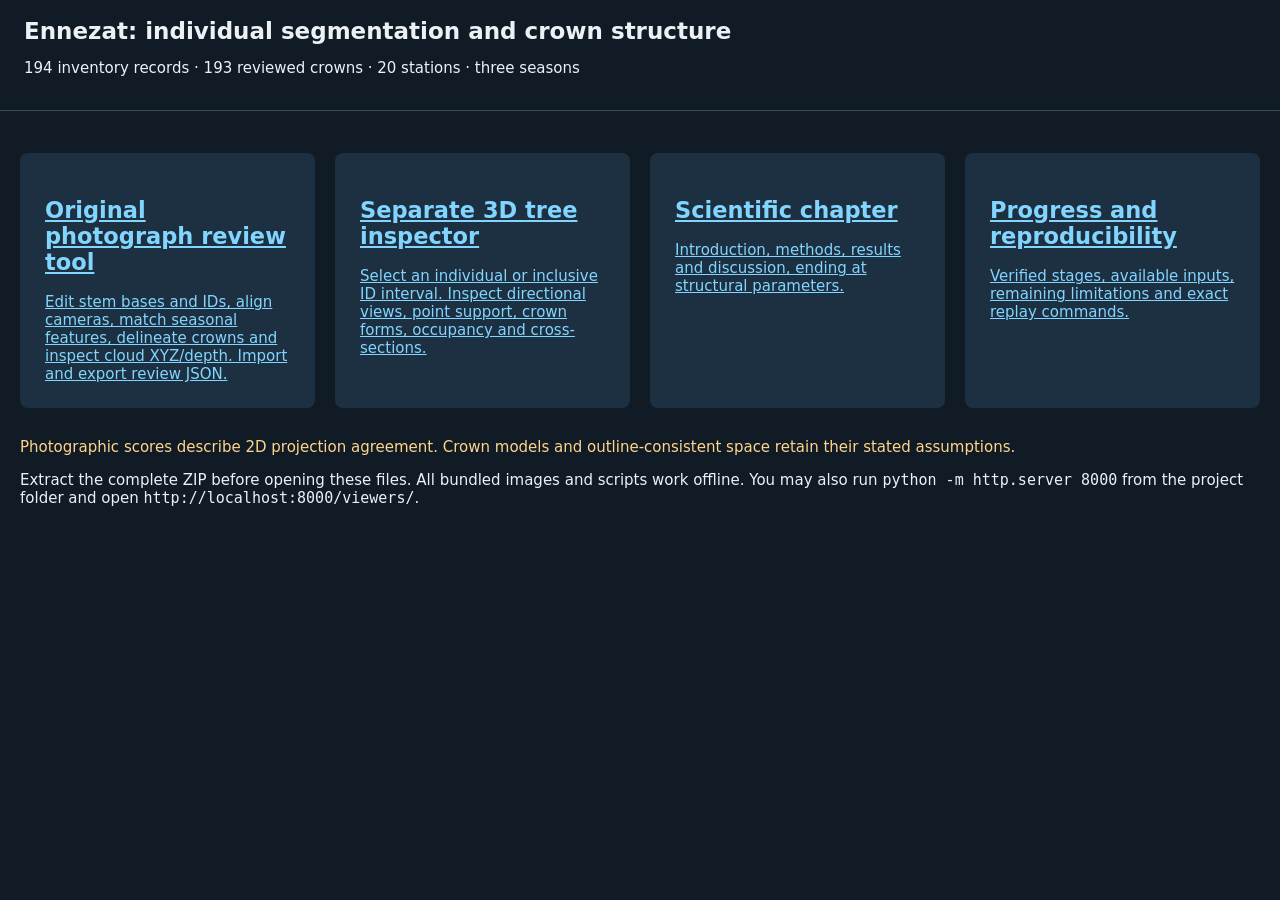
<file: src/hedgeseg/viewers/templates/index.html>
<!doctype html><html lang="en"><meta charset="utf-8"><title>Ennezat — Chapter 2</title><link rel="stylesheet" href="style.css"><body><header><h1>Ennezat: individual segmentation and crown structure</h1><p>194 inventory records · 193 reviewed crowns · 20 stations · three seasons</p></header><main><div class="cards"><a class="card" href="review_full_hedgerow.html"><h2>Original photograph review tool</h2>Edit stem bases and IDs, align cameras, match seasonal features, delineate crowns and inspect cloud XYZ/depth. Import and export review JSON.</a><a class="card" href="inspect_trees_3D.html"><h2>Separate 3D tree inspector</h2>Select an individual or inclusive ID interval. Inspect directional views, point support, crown forms, occupancy and cross-sections.</a><a class="card" href="../report/Ennezat_Report.html"><h2>Scientific chapter</h2>Introduction, methods, results and discussion, ending at structural parameters.</a><a class="card" href="../RECOVERY_STATUS.md"><h2>Progress and reproducibility</h2>Verified stages, available inputs, remaining limitations and exact replay commands.</a></div><p class="warning">Photographic scores describe 2D projection agreement. Crown models and outline-consistent space retain their stated assumptions.</p><p>Extract the complete ZIP before opening these files. All bundled images and scripts work offline. You may also run <code>python -m http.server 8000</code> from the project folder and open <code>http://localhost:8000/viewers/</code>.</p></main></body></html>
</file>
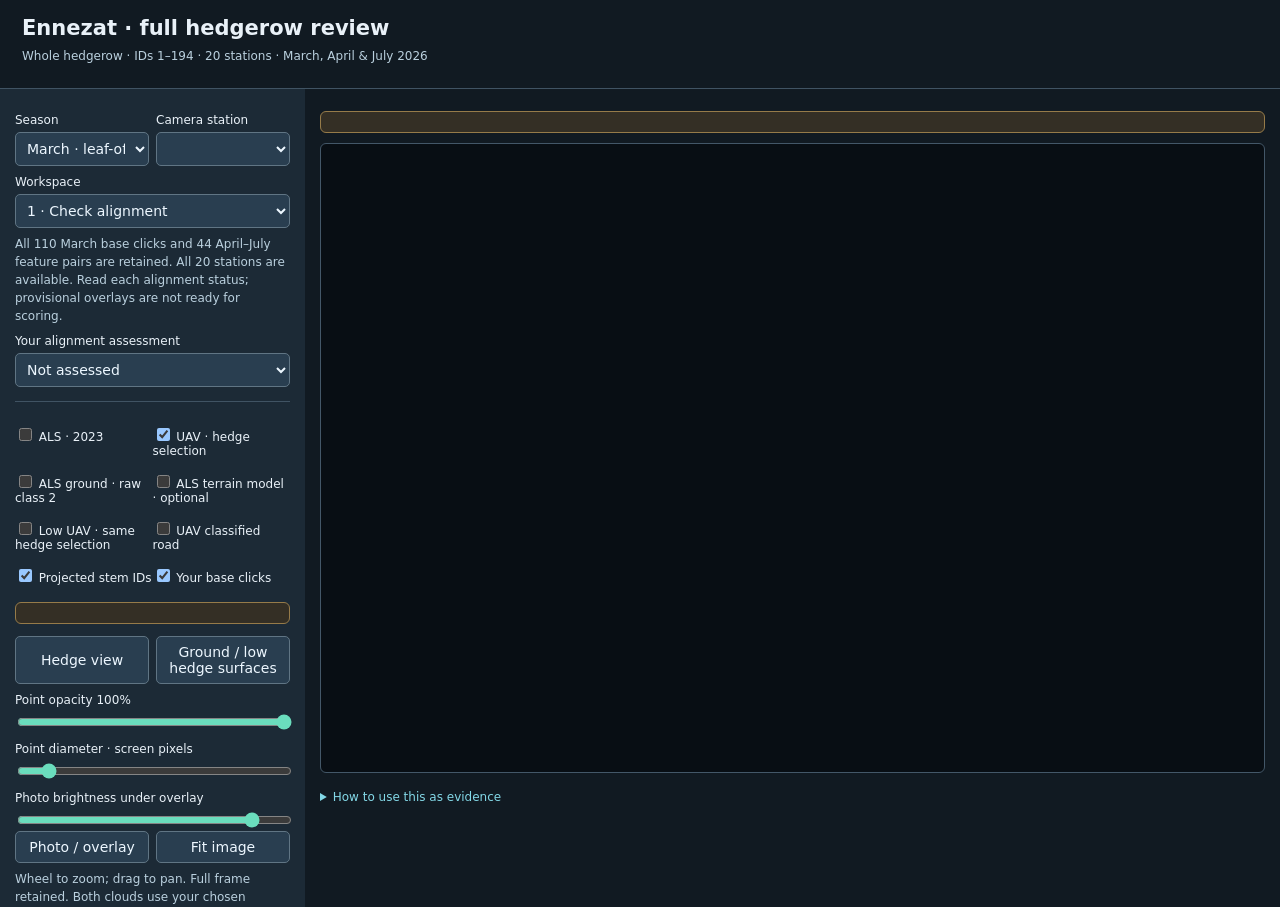
<file: src/hedgeseg/viewers/templates/review_original.html>
<!doctype html><html lang="en"><head><meta charset="utf-8"><meta name="viewport" content="width=device-width,initial-scale=1"><title>Ennezat seasonal crown review</title><style>
:root{font:14px system-ui,sans-serif;color:#e9f1f8;background:#111a22;color-scheme:dark}*{box-sizing:border-box}body{margin:0}header{padding:16px 22px;border-bottom:1px solid #405363}h1{font-size:21px;margin:0 0 5px}.hint{font-size:12px;line-height:1.5;color:#bad0de;margin:7px 0}main{display:grid;grid-template-columns:305px minmax(0,1fr)}aside{background:#1c2a36;padding:15px;height:calc(100vh - 82px);overflow:auto}.work{padding:15px;min-width:0}section{padding-bottom:14px;margin-bottom:14px;border-bottom:1px solid #405363}label{display:block;font-size:12px;margin:9px 0 5px}button,input,select{font:inherit}button,select,input[type=number],input[type=text]{background:#293e50;color:#edf7ff;border:1px solid #607584;border-radius:5px;padding:7px;max-width:100%}select,input[type=number],input[type=text]{width:100%}button{cursor:pointer}button:hover{background:#3c5d70}button:disabled{opacity:.4;cursor:default}input[type=range]{width:100%;accent-color:#6addbd}.row{display:flex;gap:7px}.row>*{flex:1;min-width:0}.checks{display:grid;grid-template-columns:1fr 1fr}.notice{padding:10px;border:1px solid #967b49;background:#342f25;color:#f4dcaa;border-radius:6px;font-size:12px;line-height:1.5}.stage{height:70vh;background:#080e14;border:1px solid #435768;border-radius:6px;overflow:hidden;touch-action:none}canvas{width:100%;height:100%;display:block;touch-action:none;cursor:crosshair}.twoview{display:grid;grid-template-columns:1fr 1fr;gap:9px}.twoview .stage{height:64vh}.primary{background:#246a5e}.wide{width:100%}details{font-size:12px;line-height:1.5}summary{cursor:pointer;color:#83d8e7}#items,#tieItems{height:90px}#message{color:#ffdc96;min-height:20px}#saveState{color:#7be8c9}[hidden]{display:none!important}@media(max-width:850px){main{grid-template-columns:1fr}.work{order:-1}aside{height:auto}.stage{height:60vh}.twoview .stage{height:42vh}}
</style></head><body><header><h1>Ennezat · full hedgerow review</h1><div class="hint">Whole hedgerow · IDs 1–194 · 20 stations · March, April & July 2026</div></header><main><aside>
<section><div class="row"><div><label for="season">Season</label><select id="season"><option value="march">March · leaf-off</option><option value="april">April · transition</option><option value="july">July · leaf-on</option></select></div><div><label for="station">Camera station</label><select id="station"></select></div></div><label for="mode">Workspace</label><select id="mode"><option value="alignment">1 · Check alignment</option><option value="reference">2 · Draw photo reference</option><option value="compare">3 · Compare six methods</option><option value="ties">Photo correspondences · April / July</option></select><p class="hint">All 110 March base clicks and 44 April–July feature pairs are retained. All 20 stations are available. Read each alignment status; provisional overlays are not ready for scoring.</p><label for="alignmentReview">Your alignment assessment</label><select id="alignmentReview"><option value="unreviewed">Not assessed</option><option value="visually_plausible">Looks plausible in this view</option><option value="needs_fix">Needs adjustment</option><option value="unusable">Photo unusable</option></select></section>
<section id="overlayControls"><div class="checks"><label><input id="als" type="checkbox"> ALS · 2023</label><label><input id="uav" type="checkbox" checked> UAV · hedge selection</label><label hidden><input id="uavShift" type="checkbox" disabled> No additional UAV correction</label><label><input id="ground" type="checkbox"> ALS ground · raw class 2</label><label><input id="terrain" type="checkbox"> ALS terrain model · optional</label><label><input id="uav_low" type="checkbox"> Low UAV · same hedge selection</label><label><input id="road" type="checkbox"> UAV classified road</label><label><input id="stems" type="checkbox" checked> Projected stem IDs</label><label><input id="controls" type="checkbox" checked> Your base clicks</label></div><p id="registrationState" class="notice"></p><div class="row"><button id="presetHedge">Hedge view</button><button id="presetGround">Ground / low hedge surfaces</button></div><label for="opacity">Point opacity <span id="opacityText">100%</span></label><input id="opacity" type="range" min="0" max="100" value="100"><label for="pointSize">Point diameter · screen pixels</label><input id="pointSize" type="range" min="1" max="12" step=".5" value="2"><label for="photoOpacity">Photo brightness under overlay</label><input id="photoOpacity" type="range" min="20" max="100" value="90"><div class="row"><button id="photoOnly">Photo / overlay</button><button id="resetView">Fit image</button></div><p class="hint">Wheel to zoom; drag to pan. Full frame retained. Both clouds use your chosen opacity and dark point borders.</p><div id="methodControls" hidden><label for="method">Method</label><select id="method"></select><label for="tree">Tree filter</label><select id="tree"><option value="0">All points</option></select><label for="assignment">Assignments</label><select id="assignment"><option value="label">Accepted · unassigned grey</option><option value="candidate">Best candidates · includes weak guesses</option></select><p class="hint" id="methodWhy"></p><details><summary>Field information used</summary><p id="inventory"></p><p>No field HCB, HLCE, upper-tree Htot, species, DBH or trunk count controls these six point assignments.</p></details></div></section>
<section id="annotationControls"><label for="tool">Drawing tool</label><select id="tool"><option value="pan">Inspect / pan</option><option value="pick_id">Pick a projected tree ID</option><option value="visible_ground_base">Place a base observation</option><option value="visible_crown">Draw visible crown outline</option><option value="draft_box">Draft crown from a box</option><option value="uncertain_overlap">Draw uncertain region</option><option value="edit">Select / move vertices</option></select><div class="row"><div><label for="gpsID">GPS ID</label><input id="gpsID" type="number" min="1" max="194" value="95"></div><div><label for="certainty">Certainty</label><select id="certainty"><option value="certain">Confident</option><option value="uncertain">Uncertain</option></select></div></div><label for="note">Note</label><input id="note" type="text" placeholder="e.g. base hidden / crown clipped by frame"><label><input id="showMask" type="checkbox"> Show photo foreground helper</label><p class="hint">Supplied cloud coordinates are preserved. Low UAV is a subset of the main hedge selection; outside-hedge low surfaces are excluded. Yellow ALS ground and road are separate context layers.</p><p class="hint">Choose Pick a projected tree ID and click its white stem marker, or enter the GPS ID. Then drag a box around the visible crown. Box assistance works in every season. Yellow means foreground, not one tree. Neighbours, people or grass can be included. Check clipping, edit the vertices and mark the draft reviewed.</p><div class="row"><button id="finish">Finish outline</button><button id="cancelDraft">Cancel draft</button></div><label for="items">Observations in this photograph</label><select id="items" size="4"></select><div class="row"><button id="updateItem">Apply ID / note</button><button id="approve">Mark reviewed</button></div><div class="row" style="margin-top:7px"><button id="deleteItem">Delete selected</button><button id="undo">Undo edit</button></div><p class="hint">Orange edge markers show projected stem bases just outside the frame; their true coordinates are retained and are not observed ground clicks. Select an item, choose Edit, then drag a vertex. A base correction is saved for a subsequent camera refit; the camera does not change live here.</p></section>
<section id="tieControls" hidden><p class="hint">Find the same fixed detail in April and July: bark mark, branch fork or trunk corner. Click it on the left, then on the right. You do not need its measured height or tree ID. Avoid leaves, grass, people and clouds.</p><label for="suggestion">Automatic suggestion</label><select id="suggestion"></select><button id="loadSuggestion">Show suggestion</button><p class="hint">Suggestions may be wrong. Check both crosses; click to correct either. Aim for 6–8 clear pairs spread across the image and, where possible, at different heights. Save fewer if that is all you can identify.</p><label for="tieNote">Feature description</label><input id="tieNote" type="text" placeholder="e.g. fork on left trunk"><div class="row"><button id="saveTie" class="primary">Confirm pair</button><button id="clearTie">Clear pair</button></div><label for="tieItems">Saved pairs at this station</label><select id="tieItems" size="4"></select><button id="deleteTie">Delete selected pair</button><p class="hint">Your 44 confirmed pairs at stations 24–28 are preserved. Elsewhere suggestions are unconfirmed. Editing or adding a pair needs a later camera refit; it does not update live.</p></section>
<section><button id="export" class="wide primary">Download review JSON</button><label for="importFile">Resume from saved JSON</label><input id="importFile" type="file" accept=".json,application/json" style="width:100%;font-size:11px"><p id="saveState" class="hint"></p><p class="hint">Browser autosave is used when available. Download the JSON as your portable backup and send it back for the next fit.</p><p id="message" class="hint" role="status"></p></section></aside>
<div class="work"><div id="singleView"><strong id="frameTitle"></strong><p id="frameSubtitle" class="hint"></p><div id="quality" class="notice"></div><div class="stage" id="canvasbox" style="margin-top:10px"><canvas id="view" aria-label="Photograph and optional cloud"></canvas></div><p id="metric" class="hint"></p><p id="counts" class="hint"></p></div><div id="pairedView" hidden><div class="notice">April on the left · July on the right. Zoom each photo separately. Click the same fixed feature in both; no measured vertical landmark is required.</div><div class="twoview"><div><p id="leftTitle" class="hint"></p><div class="stage" id="leftbox"><canvas id="leftView"></canvas></div></div><div><p id="rightTitle" class="hint"></p><div class="stage" id="rightbox"><canvas id="rightView"></canvas></div></div></div></div><details style="margin-top:15px"><summary>How to use this as evidence</summary><p>Check alignment, then draw visible crown parts with method colours hidden. Mark ambiguous regions separately. After drawing, compare the six frozen segmentations. Each photo uses one camera for every method.</p><p>A photograph is a partial visible reference. Points behind another crown are still projected here; there is no reliable visibility filter. Falling inside a polygon does not establish 3D tree ownership. ALS dates from February 2023; photos date from 2026. Growth, pruning, wind, foliage and sampling also matter.</p><p>Camera centres and the roughly 1.5 m camera height remain approximate. Matching errors measure relative photo agreement, not independent 3D accuracy. Draw references without method colours; earlier exposure cannot be undone, and further method exposure is recorded here. No crown accuracy or winning method is claimed.</p></details></div></main>
<script id="payload" type="application/json">__PAYLOAD__</script><script>
'use strict';const DATA=JSON.parse(document.getElementById('payload').textContent),$=id=>document.getElementById(id),copy=x=>JSON.parse(JSON.stringify(x));
function unpack(s,T){const b=atob(s),a=new Uint8Array(b.length);for(let i=0;i<b.length;i++)a[i]=b.charCodeAt(i);return new T(a.buffer);}
for(const m of DATA.methods)for(const s of ['als','uav'])for(const k of ['label','candidate'])DATA.labels[m.name][s][k]=unpack(DATA.labels[m.name][s][k],Uint16Array);
for(const f of DATA.frames){for(const s of ['als','uav','ground','terrain','uav_low','uav_low_adjusted','road','road_adjusted']){f[s].index=unpack(f[s].index,Uint32Array);f[s].uv=unpack(f[s].uv,Float32Array);}if(f.uav_adjusted){f.uav_adjusted.index=unpack(f.uav_adjusted.index,Uint32Array);f.uav_adjusted.uv=unpack(f.uav_adjusted.uv,Float32Array);}f.foreground.raw=unpack(f.foreground.bits,Uint8Array);}
for(let n=15;n<=34;n++)$('station').add(new Option('Station '+n,n));$('station').value='24';$('season').value='july';for(const m of DATA.methods)$('method').add(new Option(m.name,m.name));$('method').value='T_none';for(let n=1;n<=194;n++)$('tree').add(new Option('Tree '+n,n));
const initial=copy(DATA.initial_confirmations),STORAGE=DATA.version,canvas=$('view'),ctx=canvas.getContext('2d'),colour=id=>DATA.colours[id]||'#bbb';
let annotations=copy(initial.annotations),ties=copy(initial.tie_points||[]),reviews=copy(initial.alignment_reviews||{}),exposure=copy(initial.method_exposure||{}),history={},selected=null,pending=null,frame,photo,maskImage,scale=1,zoom=1,ox=0,oy=0,dpr=1,drag=null,hidden=false,queued=false,token=0,pairs={},pairDraft={left:null,right:null,origin:'manual'};
const uid=()=>`review-${Date.now()}-${Math.random().toString(36).slice(2,9)}`,isBase=a=>['visible_ground_base','stem_base'].includes(a.type||a.kind),say=t=>$('message').textContent=t;
function bundle(){return {...copy(initial),schema:'ennezat-seasonal-review-v3',tool_version:10,point_selection:copy(DATA.point_selection),calibration_version:DATA.version,created_utc:new Date().toISOString(),annotations:copy(annotations),tie_points:copy(ties),alignment_reviews:copy(reviews),method_exposure:copy(exposure),previous_method_exposure_unknown:true,absolute_3d_accuracy_validated:false,registration_preview:DATA.road_registration_diagnostic,registration_applied_in_view:false,uav_z_shift_m:0,ground_layer:$('ground').checked?'ALS actual class-2 returns':'off',display_state:displayState(),seasonal_camera_fit_summary:DATA.frames.filter(f=>f.season==='july').map(f=>f.camera),original_annotations_sha256:DATA.original_annotations_sha256};}
function restoreDisplayState(s){const b=s?.display_state;$('uavShift').checked=false;if(b?.layers)for(const k of ['als','uav','ground','terrain','uav_low','road','stems','controls'])if(typeof b.layers[k]==='boolean')$(k).checked=b.layers[k];}
function persist(){try{localStorage.setItem(STORAGE,JSON.stringify(bundle()));$('saveState').textContent=`Saved in browser · ${annotations.length} observations · ${ties.length} pairs`;}catch{$('saveState').textContent='Browser autosave unavailable; download JSON before closing.';}}
try{const s=JSON.parse(localStorage.getItem(STORAGE)||'null');if(s&&Array.isArray(s.annotations)){annotations=s.annotations;ties=s.tie_points||[];reviews=s.alignment_reviews||{};exposure=s.method_exposure||{};restoreDisplayState(s);}}catch{}
function localItems(){return annotations.filter(a=>a.photo_id===frame.id);}function checkpoint(){(history[frame.id]??=[]).push(copy(localItems()));if(history[frame.id].length>40)history[frame.id].shift();}
function refresh(){const e=$('items');e.innerHTML='';for(const a of localItems())e.add(new Option(`${a.gpsID} · ${isBase(a)?'base':a.type||a.kind}${a.reviewed?' · reviewed':''}`,a.uid));e.value=selected||'';const a=annotations.find(a=>a.uid===selected);if(a){$('gpsID').value=a.gpsID;$('note').value=a.note||'';$('certainty').value=a.certainty==='uncertain'?'uncertain':'certain';}for(const k of ['updateItem','approve','deleteItem'])$(k).disabled=!a;}
function changed(){refresh();persist();queue();}function queue(){if(!queued){queued=true;requestAnimationFrame(()=>{queued=false;draw();drawPair('left');drawPair('right');});}}
function fit(){if(!frame)return;zoom=1;scale=Math.min(canvas.width/frame.native_width,canvas.height/frame.native_height);ox=(canvas.width-frame.native_width*scale)/2;oy=(canvas.height-frame.native_height*scale)/2;queue();}
function resize(){dpr=Math.min(window.devicePixelRatio||1,2);const b=$('canvasbox').getBoundingClientRect();if(b.width&&b.height){canvas.width=b.width*dpr;canvas.height=b.height*dpr;fit();}for(const s of ['left','right'])fitPair(s);}
function at(e){const b=canvas.getBoundingClientRect();return [((e.clientX-b.left)*dpr-ox)/scale,((e.clientY-b.top)*dpr-oy)/scale];}function inside(p,f=frame){return p&&p[0]>=0&&p[1]>=0&&p[0]<f.native_width&&p[1]<f.native_height;}
function cloudVisible(){return !hidden&&!!frame?.camera&&!['reference','ties'].includes($('mode').value);}
function textLabel(c,t,x,y,u,col){c.font=`${12*u}px system-ui`;c.textAlign='center';c.fillStyle='#102030dd';c.fillRect(x-(t.length*4+5)*u,y-12*u,(t.length*8+10)*u,17*u);c.fillStyle=col;c.fillText(t,x,y);}
function drawAnno(a,draft,u){if(!a.uv?.length)return;const active=a.uid===selected,uncertain=(a.type||a.kind)==='uncertain_overlap',col=uncertain?'#ffac6d':a.reviewed?'#74ffb6':'#6deaff';ctx.strokeStyle=active?'#fff':col;ctx.lineWidth=(active?2.5:1.6)*u;ctx.setLineDash(draft||!a.reviewed&&!isBase(a)?[5*u,3*u]:[]);ctx.beginPath();if(isBase(a)){const [x,y]=a.uv[0];ctx.moveTo(x-6*u,y);ctx.lineTo(x+6*u,y);ctx.moveTo(x,y-6*u);ctx.lineTo(x,y+6*u);}else{ctx.moveTo(...a.uv[0]);for(const p of a.uv.slice(1))ctx.lineTo(...p);if(!draft){ctx.closePath();ctx.fillStyle=uncertain?'#ff993326':'#66ddff16';ctx.fill();}}ctx.stroke();ctx.setLineDash([]);if(active||draft)for(const p of a.uv){ctx.fillStyle='#fff';ctx.fillRect(p[0]-2.5*u,p[1]-2.5*u,5*u,5*u);}textLabel(ctx,String(a.gpsID)+(isBase(a)?' base':a.reviewed?' ✓':' draft'),a.uv[0][0],a.uv[0][1]-10*u,u,col);}
function draw(){ctx.setTransform(1,0,0,1,0,0);ctx.globalAlpha=1;ctx.fillStyle='#080e14';ctx.fillRect(0,0,canvas.width,canvas.height);if(!photo||!frame)return;ctx.setTransform(scale,0,0,scale,ox,oy);ctx.globalAlpha=cloudVisible()?+$('photoOpacity').value/100:1;ctx.drawImage(photo,0,0,frame.native_width,frame.native_height);ctx.globalAlpha=1;ctx.save();ctx.beginPath();ctx.rect(0,0,frame.native_width,frame.native_height);ctx.clip();const u=dpr/scale,diam=+$('pointSize').value*u,mode=$('mode').value;
if($('showMask').checked&&mode==='reference'&&maskImage){ctx.globalAlpha=.32;ctx.drawImage(maskImage,0,0,frame.native_width,frame.native_height);ctx.globalAlpha=1;}
if(cloudVisible())for(const s of ['terrain','ground','road','uav_low','uav','als']){if(!$(s).checked)continue;const p=frame[s],lab=['als','uav'].includes(s)?DATA.labels[$('method').value][s][$('assignment').value]:null;ctx.globalAlpha=+$('opacity').value/100;for(let j=0;j<p.count;j++){const id=lab?lab[p.index[j]]:0;if(mode==='compare'&&lab&&+$('tree').value&&id!==+$('tree').value)continue;const x=p.uv[2*j],y=p.uv[2*j+1];ctx.fillStyle='#080c10';ctx.fillRect(x-diam/2-u*.5,y-diam/2-u*.5,diam+u,diam+u);ctx.fillStyle=s==='ground'?'#f0d854':s==='terrain'?'#ffffff':s==='road'?'#5b9fff':s==='uav_low'?'#39dda5':mode==='compare'?colour(id):s==='als'?'#ff53c5':'#45ffb4';ctx.fillRect(x-diam/2,y-diam/2,diam,diam);}}
ctx.globalAlpha=1;if($('stems').checked)for(const s of frame.stems){if(mode==='compare'&&+$('tree').value&&s.gpsID!==+$('tree').value)continue;if(s.base_outside_frame){const x=s.label_u,y=s.label_v;ctx.strokeStyle='#ff9f43';ctx.lineWidth=2*u;ctx.beginPath();ctx.moveTo(x,y-7*u);ctx.lineTo(x-7*u,y+6*u);ctx.lineTo(x+7*u,y+6*u);ctx.closePath();ctx.stroke();textLabel(ctx,String(s.gpsID)+' ↧',x,y-11*u,u,'#ffb35c');}else{ctx.strokeStyle='#fff';ctx.lineWidth=u;ctx.beginPath();ctx.arc(s.u,s.v,5*u,0,Math.PI*2);ctx.stroke();textLabel(ctx,String(s.gpsID),s.u,s.v-14*u,u,'#fff');}}if($('controls').checked&&mode!=='compare')for(const c of frame.controls){ctx.strokeStyle='#ffe179';ctx.lineWidth=u;ctx.beginPath();ctx.moveTo(c.observed_u,c.observed_v);ctx.lineTo(c.predicted_u,c.predicted_v);ctx.stroke();}
for(const a of localItems()){if(isBase(a)&&!$('controls').checked)continue;drawAnno(a,false,u);}if(pending)drawAnno(pending,true,u);if(drag?.kind==='box'){ctx.strokeStyle='#f6e469';ctx.lineWidth=2*u;ctx.strokeRect(drag.start[0],drag.start[1],drag.end[0]-drag.start[0],drag.end[1]-drag.start[1]);}ctx.restore();ctx.setTransform(1,0,0,1,0,0);}
function makeMask(f){const m=f.foreground,c=document.createElement('canvas');c.width=m.width;c.height=m.height;const k=c.getContext('2d'),d=k.createImageData(m.width,m.height);for(let i=0;i<m.width*m.height;i++)if((m.raw[i>>3]>>(i&7))&1){d.data[4*i]=255;d.data[4*i+1]=214;d.data[4*i+2]=40;d.data[4*i+3]=255;}k.putImageData(d,0,0);return c;}
function updateMethod(){const m=DATA.methods.find(m=>m.name===$('method').value);$('methodWhy').textContent=m.why;$('inventory').textContent=m.inventory;}
function setMode(){const mode=$('mode').value,t=mode==='ties';$('singleView').hidden=t;$('pairedView').hidden=!t;$('tieControls').hidden=!t;$('overlayControls').hidden=t;$('annotationControls').hidden=t;$('methodControls').hidden=mode!=='compare';$('photoOnly').disabled=mode==='reference';if(mode==='compare'){const e=exposure[frame.id]??=[];if(!e.includes($('method').value))e.push($('method').value);persist();}updateMethod();resize();queue();}

function displayState(){return {photo_id:frame?.id||null,mode:$('mode').value,method:$('method').value,layers:Object.fromEntries(['als','uav','ground','terrain','uav_low','road','stems','controls'].map(k=>[k,$(k).checked])),point_opacity_percent:+$('opacity').value,point_size_px:+$('pointSize').value,uav_correction_enabled:false};}
function updateRegistrationStatus(){if(!frame)return;$('uavShift').checked=false;$('registrationState').textContent='Supplied preprocessing retained; additional UAV shift = 0 m. Yellow = raw ALS ground; white = terrain. Low UAV is a subset of the same hedge selection.';}
function renderStateChanged(){updateRegistrationStatus();persist();queue();}
for(const k of ['uavShift','terrain','uav_low','road'])$(k).addEventListener('change',renderStateChanged);
$('presetGround').onclick=()=>{for(const k of ['uav','als','terrain','road'])$(k).checked=false;for(const k of ['ground','uav_low'])$(k).checked=true;$('pointSize').value='2';renderStateChanged();};
$('presetHedge').onclick=()=>{for(const k of ['ground','uav_low','terrain','road'])$(k).checked=false;$('uav').checked=true;$('als').checked=false;$('pointSize').value='2';renderStateChanged();};

function changeFrame(){if(pending){say('Finish or cancel the draft first.');$('season').value=frame.season;$('station').value=String(frame.station_id);return;}frame=DATA.frames.find(f=>f.season===$('season').value&&f.station_id===+$('station').value);selected=null;photo=null;maskImage=makeMask(frame);updateRegistrationStatus();$('frameTitle').textContent=frame.filename;$('frameSubtitle').textContent=`Station ${frame.station_id} · ${frame.exif_datetime} · ${frame.native_width} × ${frame.native_height}`;$('quality').textContent=frame.quality;$('metric').textContent=frame.metric;$('counts').textContent=`${frame.als.count.toLocaleString()} ALS + ${(frame.uav_adjusted||frame.uav).count.toLocaleString()} UAV representative points · full-hedge results, inventory IDs 1–194`;$('alignmentReview').value=reviews[frame.id]?.status||'unreviewed';refresh();const n=++token,im=new Image();im.onload=()=>{if(n===token){photo=im;fit();}};im.src=frame.image;updatePairs();setMode();}
function forceReference(){if($('mode').value!=='reference'){$('mode').value='reference';setMode();}}
function newItem(type,uv,origin='manual'){const id=+$('gpsID').value;if(!Number.isInteger(id)||id<1||id>194){say('Enter GPS ID 1–194.');return null;}return {uid:uid(),photo_id:frame.id,gpsID:id,type,uv,certainty:$('certainty').value,note:$('note').value,origin,reviewed:false,original_sha256:frame.original_sha256,native_width:frame.native_width,native_height:frame.native_height,calibration_version:DATA.version,method_visible:'none',method_exposure_before_annotation:copy(exposure[frame.id]||[]),created_utc:new Date().toISOString()};}
function clickPoint(p){if(!inside(p))return;const t=$('tool').value;if(['pan','edit','draft_box'].includes(t))return;forceReference();if(t==='pick_id'){const closest=frame.stems.map(s=>{const x=s.base_outside_frame?s.label_u:s.u,y=s.base_outside_frame?s.label_v:s.v;return {s,d:Math.hypot(x-p[0],y-p[1])*scale/dpr};}).sort((a,b)=>a.d-b.d)[0];if(closest&&closest.d<22){$('gpsID').value=closest.s.gpsID;$('tool').value='draft_box';say('Tree '+closest.s.gpsID+' selected. Drag a box around its visible crown, then edit the draft.');}else say('Click close to a white projected stem marker, or enter its GPS ID directly.');return;}if(t==='visible_ground_base'){const near=frame.stems.find(s=>Math.hypot(s.u-p[0],s.v-p[1])*scale/dpr<12);if(near)$('gpsID').value=near.gpsID;const a=newItem(t,[p]);if(a){checkpoint();annotations.push(a);selected=a.uid;changed();}}else{if(pending)pending.uv.push(p);else pending=newItem(t,[p]);queue();}}
function finish(){if(!pending)return;if(pending.uv.length<3){say('An outline needs at least three vertices.');return;}checkpoint();annotations.push(pending);selected=pending.uid;pending=null;changed();}
function draftBox(a,b){forceReference();const m=frame.foreground,sx=m.width/frame.native_width,sy=m.height/frame.native_height,x0=Math.max(0,Math.floor(Math.min(a[0],b[0])*sx)),x1=Math.min(m.width-1,Math.ceil(Math.max(a[0],b[0])*sx)),y0=Math.max(0,Math.floor(Math.min(a[1],b[1])*sy)),y1=Math.min(m.height-1,Math.ceil(Math.max(a[1],b[1])*sy));if(x1-x0<4||y1-y0<4)return;const left=[],right=[];let edge=0;for(let y=y0;y<=y1;y+=Math.max(2,Math.floor((y1-y0)/55))){let lo=-1,hi=-1;for(let x=x0;x<=x1;x++){const k=y*m.width+x;if((m.raw[k>>3]>>(k&7))&1){if(lo<0)lo=x;hi=x;}}if(lo>=0){left.push([lo/sx,y/sy]);right.push([hi/sx,y/sy]);if(lo<=x0+1||hi>=x1-1)edge++;}}if(left.length<3){say('Too little foreground; draw the visible outline manually.');return;}const item=newItem('visible_crown',[...left,...right.reverse()],'photo_foreground_box');if(!item)return;item.box_native=[a,b];item.box_edge_fraction=edge/left.length;item.limitations='Foreground envelope only; may include neighbours, fill gaps or be clipped by box. Requires human review.';checkpoint();annotations.push(item);selected=item.uid;$('tool').value='edit';changed();say('Draft created. Edit its vertices and check clipping before marking reviewed.');}
function hit(p){let out=null,best=(13*dpr/scale)**2;for(const a of localItems())for(let i=0;i<a.uv.length;i++){const q=a.uv[i],d=(p[0]-q[0])**2+(p[1]-q[1])**2;if(d<best){best=d;out={item:a,index:i};}}return out;}
canvas.addEventListener('wheel',e=>{e.preventDefault();const p=at(e),b=canvas.getBoundingClientRect();zoom=Math.max(1,Math.min(12,zoom*Math.exp(-e.deltaY*.001)));scale=Math.min(canvas.width/frame.native_width,canvas.height/frame.native_height)*zoom;ox=(e.clientX-b.left)*dpr-p[0]*scale;oy=(e.clientY-b.top)*dpr-p[1]*scale;queue();},{passive:false});
canvas.addEventListener('pointerdown',e=>{const p=at(e),t=$('tool').value;if(t==='edit'){const h=hit(p);if(h){forceReference();checkpoint();selected=h.item.uid;drag={kind:'vertex',...h};refresh();}}if(!drag)drag=t==='draft_box'?{kind:'box',start:p,end:p}:{kind:'pan',x:e.clientX,y:e.clientY,ox,oy,moved:false};canvas.setPointerCapture(e.pointerId);});canvas.addEventListener('pointermove',e=>{if(!drag)return;const p=at(e);if(drag.kind==='vertex'){if(inside(p)){drag.item.uv[drag.index]=p;drag.item.edited=true;drag.item.reviewed=false;}}else if(drag.kind==='box')drag.end=p;else if(drag.moved||Math.hypot(e.clientX-drag.x,e.clientY-drag.y)>4){drag.moved=true;ox=drag.ox+(e.clientX-drag.x)*dpr;oy=drag.oy+(e.clientY-drag.y)*dpr;}queue();});canvas.addEventListener('pointerup',e=>{if(!drag)return;const d=drag;drag=null;if(d.kind==='box')draftBox(d.start,d.end);else if(d.kind==='vertex')changed();else if(!d.moved)clickPoint(at(e));queue();});canvas.addEventListener('pointercancel',()=>{drag=null;queue();});
function mutate(fn){const a=annotations.find(a=>a.uid===selected);if(a){checkpoint();fn(a);changed();}}$('items').addEventListener('change',()=>{selected=$('items').value;refresh();queue();});$('updateItem').onclick=()=>{const id=+$('gpsID').value;if(!Number.isInteger(id)||id<1||id>194){say('Enter GPS ID 1–194.');return;}mutate(a=>{a.gpsID=id;a.note=$('note').value;a.certainty=$('certainty').value;a.reviewed=false;a.edited=true;});};$('approve').onclick=()=>mutate(a=>{a.reviewed=true;a.reviewed_utc=new Date().toISOString();});$('deleteItem').onclick=()=>mutate(a=>{annotations=annotations.filter(x=>x.uid!==a.uid);selected=null;});$('undo').onclick=()=>{if(pending){pending.uv.pop();if(!pending.uv.length)pending=null;queue();return;}const a=history[frame.id]?.pop();if(a){annotations=annotations.filter(x=>x.photo_id!==frame.id).concat(a);selected=null;changed();}else say('No edit to undo in this photograph.');};$('finish').onclick=finish;$('cancelDraft').onclick=()=>{pending=null;queue();};$('tool').addEventListener('change',()=>{if(pending){$('tool').value=pending.type;say('Finish or cancel this draft first.');return;}if($('tool').value!=='pan')forceReference();});
function refreshTies(){const e=$('tieItems');e.innerHTML='';for(const [i,t] of ties.filter(t=>t.station_id===frame.station_id).entries()){const r=DATA.fit_residuals[t.uid];e.add(new Option('Pair '+(i+1)+(r?' · '+r.error_px.toFixed(1)+' px':' · not fitted')+(t.note?' · '+t.note:''),t.uid));}}
function updatePairs(){pairDraft={left:null,right:null,origin:'manual'};for(const side of ['left','right']){const f=DATA.frames.find(f=>f.station_id===frame.station_id&&f.season===(side==='left'?'april':'july')),c=$(side+'View');pairs[side]={frame:f,canvas:c,ctx:c.getContext('2d'),photo:null,scale:1,zoom:1,ox:0,oy:0};$(side+'Title').textContent=f.filename;const im=new Image();im.onload=()=>{if(pairs[side].frame.id===f.id){pairs[side].photo=im;fitPair(side);}};im.src=f.image;}const e=$('suggestion');e.innerHTML='';for(const [i,s] of (DATA.tie_suggestions[String(frame.station_id)]||[]).entries())e.add(new Option('Suggestion '+(i+1),i));refreshTies();}
function fitPair(side){const p=pairs[side];if(!p)return;const b=$(side+'box').getBoundingClientRect();if(!b.width||!b.height)return;p.canvas.width=b.width*dpr;p.canvas.height=b.height*dpr;p.zoom=1;p.scale=Math.min(p.canvas.width/p.frame.native_width,p.canvas.height/p.frame.native_height);p.ox=(p.canvas.width-p.frame.native_width*p.scale)/2;p.oy=(p.canvas.height-p.frame.native_height*p.scale)/2;queue();}
function drawPair(side){const p=pairs[side];if(!p?.photo||$('pairedView').hidden)return;const c=p.ctx,u=dpr/p.scale;c.setTransform(1,0,0,1,0,0);c.fillStyle='#080e14';c.fillRect(0,0,p.canvas.width,p.canvas.height);c.setTransform(p.scale,0,0,p.scale,p.ox,p.oy);c.drawImage(p.photo,0,0,p.frame.native_width,p.frame.native_height);for(const [i,t] of ties.filter(t=>t.station_id===frame.station_id).entries()){const v=side==='left'?t.source_uv:t.target_uv,selected=t.uid===$('tieItems').value,r=DATA.fit_residuals[t.uid];c.strokeStyle=selected?'#fff':'#ffe75e';c.lineWidth=1.5*u;c.beginPath();c.arc(v[0],v[1],5*u,0,Math.PI*2);c.stroke();textLabel(c,String(i+1),v[0],v[1]-9*u,u,selected?'#fff':'#ffe75e');if(side==='right'&&r){c.strokeStyle='#45ffb4';c.beginPath();c.moveTo(v[0],v[1]);c.lineTo(r.predicted_u,r.predicted_v);c.stroke();c.fillStyle='#45ffb4';c.fillRect(r.predicted_u-2*u,r.predicted_v-2*u,4*u,4*u);}}const v=pairDraft[side];if(v){c.strokeStyle='#ffe75e';c.lineWidth=2*u;c.beginPath();c.arc(v[0],v[1],8*u,0,Math.PI*2);c.moveTo(v[0]-15*u,v[1]);c.lineTo(v[0]+15*u,v[1]);c.moveTo(v[0],v[1]-15*u);c.lineTo(v[0],v[1]+15*u);c.stroke();}c.setTransform(1,0,0,1,0,0);}
for(const side of ['left','right']){const c=$(side+'View');let drag2=null;const pos=e=>{const p=pairs[side],b=c.getBoundingClientRect();return [((e.clientX-b.left)*dpr-p.ox)/p.scale,((e.clientY-b.top)*dpr-p.oy)/p.scale];};c.addEventListener('wheel',e=>{e.preventDefault();const p=pairs[side],v=pos(e),b=c.getBoundingClientRect();p.zoom=Math.max(1,Math.min(12,p.zoom*Math.exp(-e.deltaY*.001)));p.scale=Math.min(c.width/p.frame.native_width,c.height/p.frame.native_height)*p.zoom;p.ox=(e.clientX-b.left)*dpr-v[0]*p.scale;p.oy=(e.clientY-b.top)*dpr-v[1]*p.scale;queue();},{passive:false});c.addEventListener('pointerdown',e=>{drag2={x:e.clientX,y:e.clientY,ox:pairs[side].ox,oy:pairs[side].oy,moved:false};c.setPointerCapture(e.pointerId);});c.addEventListener('pointermove',e=>{if(drag2&&(drag2.moved||Math.hypot(e.clientX-drag2.x,e.clientY-drag2.y)>4)){drag2.moved=true;pairs[side].ox=drag2.ox+(e.clientX-drag2.x)*dpr;pairs[side].oy=drag2.oy+(e.clientY-drag2.y)*dpr;queue();}});c.addEventListener('pointerup',e=>{if(drag2&&!drag2.moved){const v=pos(e);if(inside(v,pairs[side].frame)){pairDraft[side]=v;pairDraft.origin=pairDraft.origin==='manual'?'manual':'edited_automatic_suggestion';}}drag2=null;queue();});}
$('loadSuggestion').onclick=()=>{const s=(DATA.tie_suggestions[String(frame.station_id)]||[])[+$('suggestion').value];if(s){pairDraft={left:copy(s.source_uv),right:copy(s.target_uv),origin:'automatic_suggestion'};queue();say('Check that both yellow crosses identify the same fixed feature.');}};$('clearTie').onclick=()=>{pairDraft={left:null,right:null,origin:'manual'};queue();};$('saveTie').onclick=()=>{if(!pairDraft.left||!pairDraft.right){say('Choose a point in both photographs.');return;}ties.push({uid:uid(),station_id:frame.station_id,source_photo_id:pairs.left.frame.id,target_photo_id:pairs.right.frame.id,source_uv:copy(pairDraft.left),target_uv:copy(pairDraft.right),source_sha256:pairs.left.frame.original_sha256,target_sha256:pairs.right.frame.original_sha256,note:$('tieNote').value,origin:pairDraft.origin,reviewed:true,coordinate_system:'native_image_pixels',created_utc:new Date().toISOString()});pairDraft={left:null,right:null,origin:'manual'};refreshTies();persist();queue();say('Pair saved. Choose another fixed feature elsewhere in the photograph.');};$('tieItems').addEventListener('change',queue);$('deleteTie').onclick=()=>{ties=ties.filter(t=>t.uid!==$('tieItems').value);refreshTies();persist();};
function exportReview(download=true){if(pending){say('Finish or cancel the draft first.');return null;}const b=bundle();if(download){const a=document.createElement('a');a.href=URL.createObjectURL(new Blob([JSON.stringify(b,null,2)],{type:'application/json'}));a.download='ennezat_seasonal_review.json';a.click();setTimeout(()=>URL.revokeObjectURL(a.href),1500);}return b;}
function importReview(data){if(!Array.isArray(data.annotations))throw Error('Missing annotations array.');const known=new Map(initial.photos.map(p=>[p.photo_id,p]));for(const a of data.annotations){const p=known.get(a.photo_id);if(!p||!a.uid||!Number.isInteger(a.gpsID)||a.gpsID<1||a.gpsID>194||!a.uv?.length||a.uv.some(v=>v.length!==2||!v.every(Number.isFinite)||v[0]<0||v[1]<0||v[0]>=p.native_width||v[1]>=p.native_height))throw Error('Unknown photo, ID or invalid native coordinates.');if(a.original_sha256&&a.original_sha256!==p.original_sha256)throw Error('Photo hash mismatch.');}if(data.schema==='ennezat-seasonal-review-v3'){annotations=copy(data.annotations);ties=copy(data.tie_points||[]);reviews=copy(data.alignment_reviews||{});exposure=copy(data.method_exposure||{});}else{const m=new Map(annotations.map(a=>[a.uid,a]));for(const a of data.annotations)m.set(a.uid,copy(a));annotations=[...m.values()];}restoreDisplayState(data);updateRegistrationStatus();history={};selected=null;changed();refreshTies();say('JSON loaded. All observations retained; legacy preview shifts stay disabled.');}
$('export').onclick=()=>exportReview();$('importFile').addEventListener('change',async e=>{try{if(e.target.files[0])importReview(JSON.parse(await e.target.files[0].text()));}catch(err){say('Import failed: '+err.message);}e.target.value='';});for(const id of ['season','station'])$(id).addEventListener('change',changeFrame);$('mode').addEventListener('change',()=>{if(pending){$('mode').value='reference';say('Finish or cancel draft first.');return;}setMode();});$('method').addEventListener('change',setMode);for(const id of ['als','uav','ground','stems','controls','tree','assignment','showMask','uavShift'])$(id).addEventListener('change',queue);for(const id of ['pointSize','photoOpacity'])$(id).addEventListener('input',queue);$('opacity').addEventListener('input',()=>{$('opacityText').textContent=$('opacity').value+'%';queue();});$('photoOnly').onclick=()=>{if($('mode').value!=='reference'){hidden=!hidden;queue();}};$('resetView').onclick=fit;$('alignmentReview').addEventListener('change',()=>{reviews[frame.id]={status:$('alignmentReview').value,calibration_version:DATA.version,time:new Date().toISOString()};persist();});window.addEventListener('resize',resize);window.ennezatReview={data:DATA,getFrame:()=>frame,getAnnotations:()=>annotations,getTiePoints:()=>ties,exportReview,importReview,changeFrame,setMode,draw,cloudVisible,draftBox,getRenderState:()=>({single:!!photo,left:!!pairs.left?.photo,right:!!pairs.right?.photo})};changeFrame();resize();persist();
</script></body></html>
</file>
<file: src/hedgeseg/viewers/templates/style.css>
*{box-sizing:border-box}body{margin:0;font:15px system-ui,sans-serif;background:#101b26;color:#ecf1f6}header{padding:18px 24px;border-bottom:1px solid #394959}h1{font-size:23px;margin:0 0 8px}a{color:#81d5ff}button,input,select{font:inherit;padding:6px;border:1px solid #657a8b;border-radius:4px;background:#263746;color:#fff}button{cursor:pointer}button:hover{background:#3a556b}label{display:inline-block;margin:5px 7px 5px 0}.controls{padding:12px 20px;background:#1a2937}main{padding:12px 20px}canvas{display:block;width:100%;background:#071018;touch-action:none}.note{color:#b7cadb;font-size:13px;line-height:1.5}.warning{color:#ffd48b}#status,#info{padding:10px;white-space:pre-wrap;line-height:1.45}details{margin:8px 0}table{border-collapse:collapse;width:100%}td,th{padding:7px;border-bottom:1px solid #394959;text-align:left}.cards{display:grid;grid-template-columns:repeat(auto-fit,minmax(260px,1fr));gap:20px;margin:30px 0}.card{background:#1d3041;padding:25px;border-radius:8px}.small{font-size:13px}.grid{display:grid;grid-template-columns:1fr 1fr;gap:16px}#plot{height:72vh}.bar{display:flex;gap:7px;flex-wrap:wrap;align-items:center}
</file>
